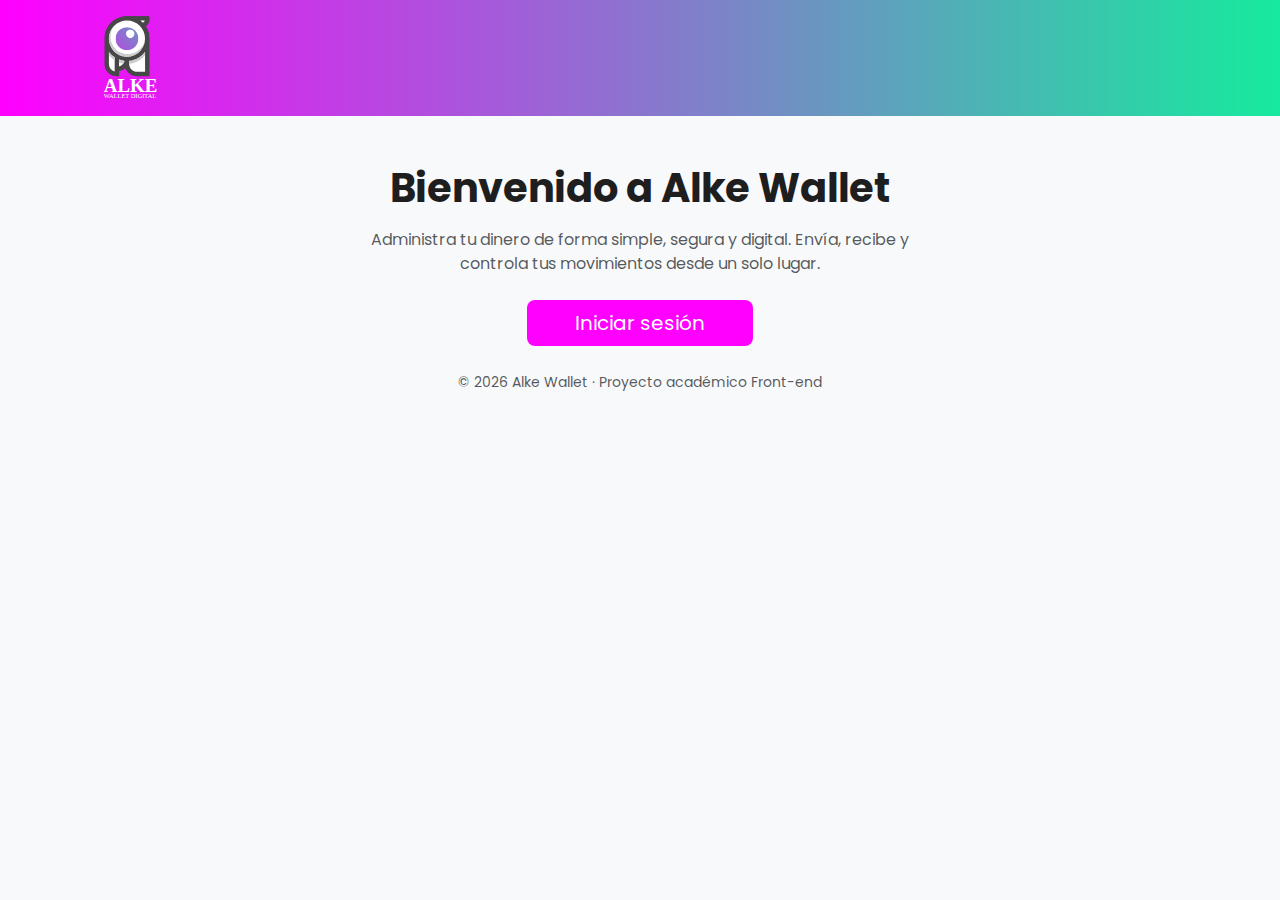
<file: html/index.html>
<!DOCTYPE html>
<html lang="es">
<head>
  <meta charset="UTF-8">
  <meta name="viewport" content="width=device-width, initial-scale=1.0">
  <title>Alke Wallet | Tu billetera digital</title>

  <!-- Bootstrap CSS -->
  <link href="https://cdn.jsdelivr.net/npm/bootstrap@5.3.2/dist/css/bootstrap.min.css" rel="stylesheet">

  <!-- Google Font -->
  <link href="https://fonts.googleapis.com/css2?family=Poppins:wght@400;600;700&display=swap" rel="stylesheet">

  <!-- CSS propio -->
  <link rel="stylesheet" href="../css/styles.css">
</head>

<body class="bg-light d-flex flex-column min-vh-100">

 <!-- Navbar -->
<nav class="navbar navbar-expand-lg navbar-dark bg-primary">
  <div class="container">

    <!-- LOGO IZQUIERDA -->
    <a class="navbar-brand d-flex align-items-center" href="#">
      <img src="../img/logonav.svg" alt="Alke Wallet" height="90" class="me-2">
    </a>
  </div>
</nav>

<main class="container my-5">

  <!-- MAIN -->
  <main class="container d-flex flex-column justify-content-center align-items-center text-center flex-grow-1">

    <h1 class="fw-bold mb-3">Bienvenido a Alke Wallet</h1>

    <p class="text-muted mb-4 col-md-6">
      Administra tu dinero de forma simple, segura y digital.
      Envía, recibe y controla tus movimientos desde un solo lugar.
    </p>

    <a href="login.html" class="btn btn-alke-primary btn-lg px-5">
      Iniciar sesión
    </a>

  </main>

  <!-- FOOTER -->
  <footer class="text-center mt-4">
  <small class="text-muted">
    © 2026 Alke Wallet · Proyecto académico Front-end
  </small>
</footer>


  <!-- Bootstrap JS -->
  <script src="https://cdn.jsdelivr.net/npm/bootstrap@5.3.2/dist/js/bootstrap.bundle.min.js"></script>
</body>
</html>
</file>
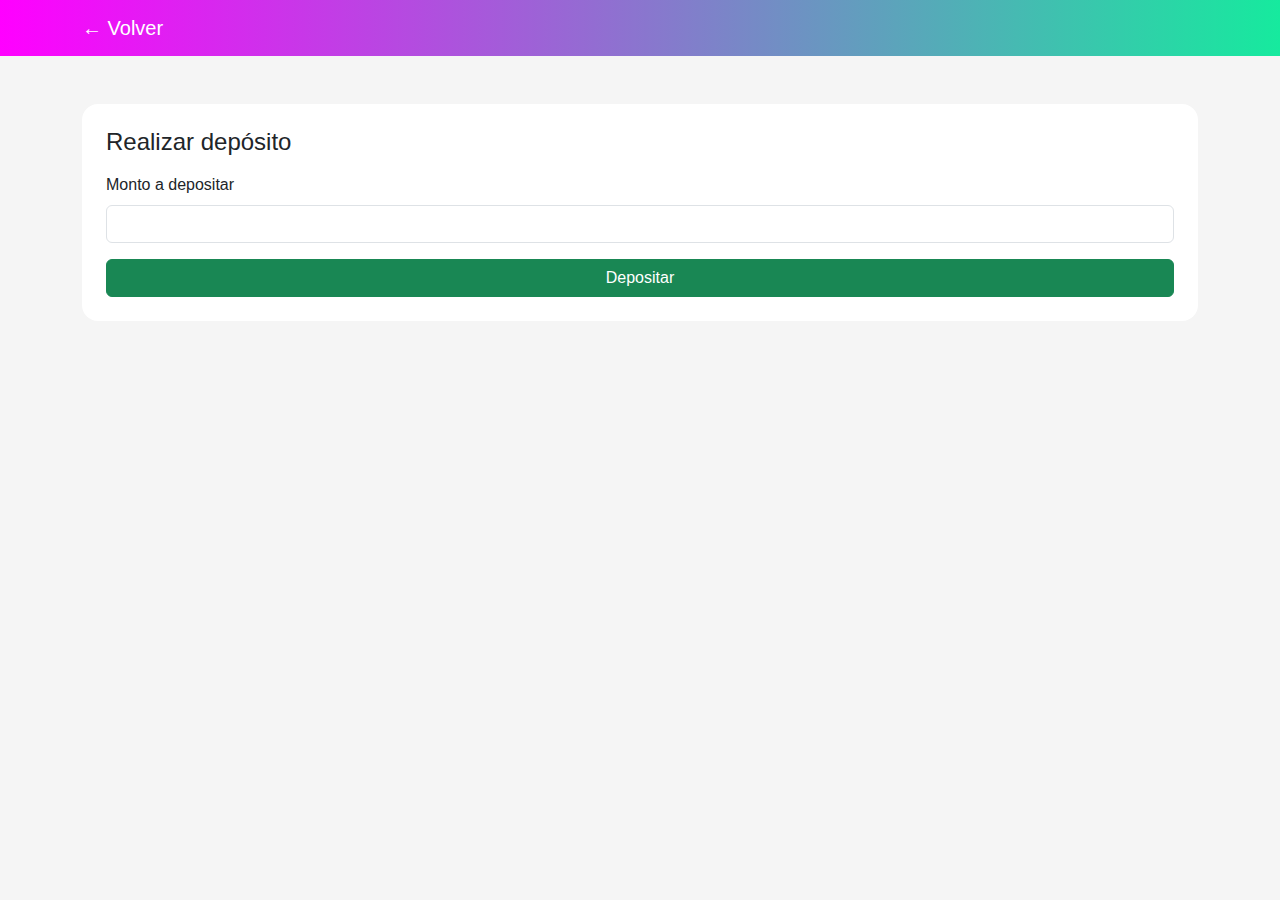
<file: html/deposit.html>
<!DOCTYPE html>
<html lang="es">
<head>
  <meta charset="UTF-8">
  <title>Depósito | Alke Wallet</title>

  <link href="https://cdn.jsdelivr.net/npm/bootstrap@5.3.2/dist/css/bootstrap.min.css" rel="stylesheet">
  <link rel="stylesheet" href="../css/styles.css">
</head>
<body>

  <nav class="navbar navbar-dark bg-primary">
    <div class="container">
      <a href="menu.html" class="navbar-brand">← Volver</a>
    </div>
  </nav>

  <main class="container my-5">

    <section class="card p-4">
      <h4 class="mb-3">Realizar depósito</h4>

      <form id="depositForm">

        <div class="mb-3">
          <label for="amount" class="form-label">Monto a depositar</label>
          <input type="number" id="amount" class="form-control" min="1" required>
        </div>

        <button type="submit" class="btn btn-success w-100">
          Depositar
        </button>

        <p id="depositMessage" class="text-success text-center mt-3 d-none">
          Depósito realizado con éxito
        </p>

      </form>
    </section>

  </main>

</body>
</html>
</file>
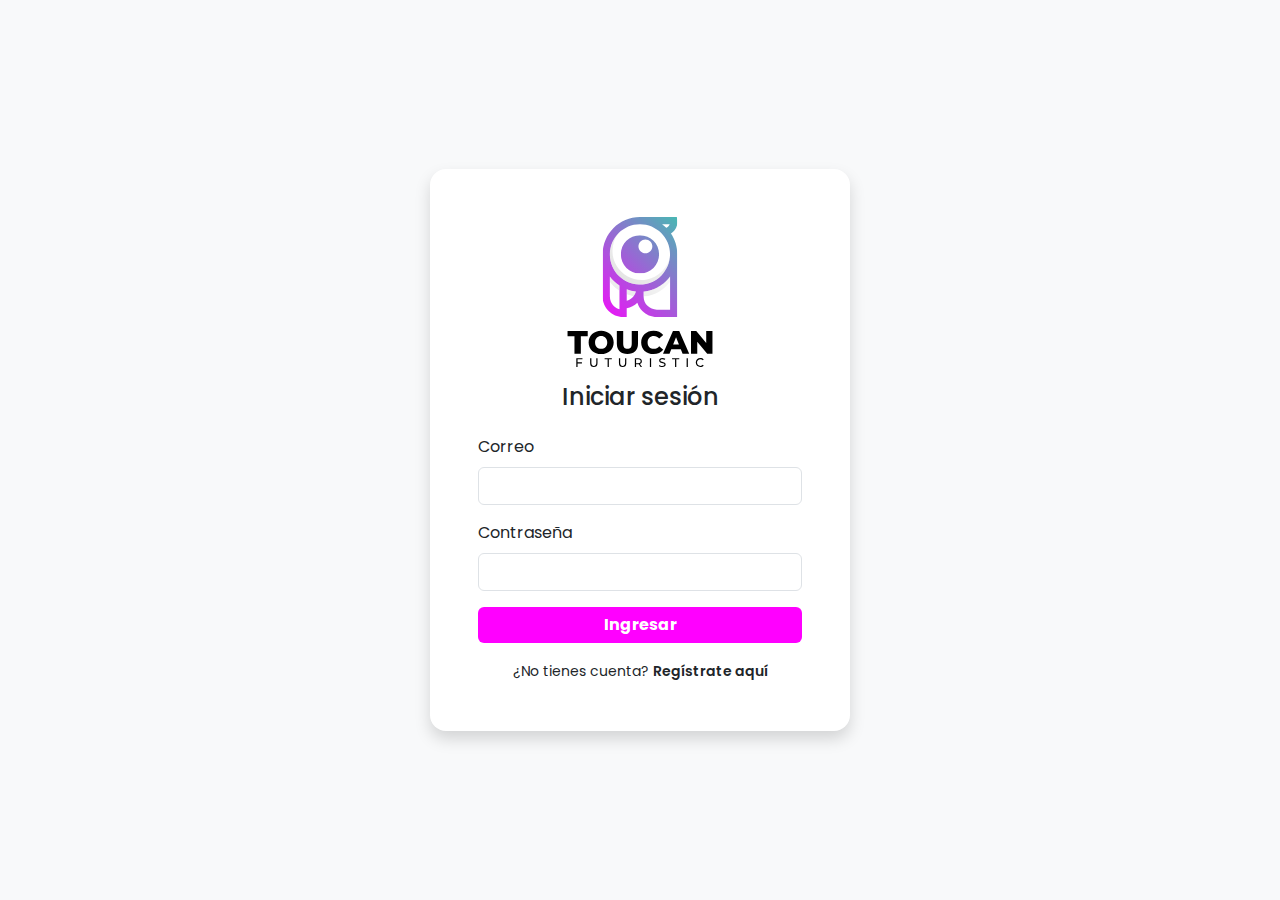
<file: html/login.html>
<!DOCTYPE html>
<html lang="es">
<head>
  <meta charset="UTF-8">
  <title>Login | Alke Wallet</title>
  <!-- Google Fonts: Poppins -->
<link rel="preconnect" href="https://fonts.googleapis.com">
<link rel="preconnect" href="https://fonts.gstatic.com" crossorigin>
<link href="https://fonts.googleapis.com/css2?family=Poppins:wght@400;500;600;700&display=swap" rel="stylesheet">


  <!-- Bootstrap -->
  <link href="https://cdn.jsdelivr.net/npm/bootstrap@5.3.2/dist/css/bootstrap.min.css" rel="stylesheet">

  <!-- CSS propio -->
  <link rel="stylesheet" href="../css/styles.css">

</head>
<body class="bg-light">

  <main class="container d-flex justify-content-center align-items-center vh-100">

    <section class="card p-4 shadow login-card">
      <div class="page-center">
    <div class="login-card">
      
      <!-- Logo -->
      <div class="text-center mb-3">
       <img src="../img/logo.svg" alt="Alke Wallet" class="logo">

      </div>

      <h4 class="text-center mb-4">Iniciar sesión</h4>

      <form id="loginForm">

        <div class="mb-3">
          <label for="email" class="form-label">Correo</label>
          <input type="email" id="email" class="form-control" required>
        </div>

        <div class="mb-3">
          <label for="password" class="form-label">Contraseña</label>
          <input type="password" id="password" class="form-control" required>
        </div>

       <button type="submit" class="btn btn-alke-primary w-100" style="font-weight: 700;">
  Ingresar
</button>



        <!-- Mensaje de error dinámico -->
        <p id="loginError" class="text-danger text-center mt-3 d-none">
          Credenciales incorrectas
        </p>

      </form>
      <div class="text-center mt-3">
  <small>
    ¿No tienes cuenta?
    <a href="register.html" class="text-decoration-none fw-semibold text-alke">
      Regístrate aquí
    </a>
  </small>
</div>

    </section>

  </main>
  <script src="../js/auth.js"></script>


</body>
</html>
</file>
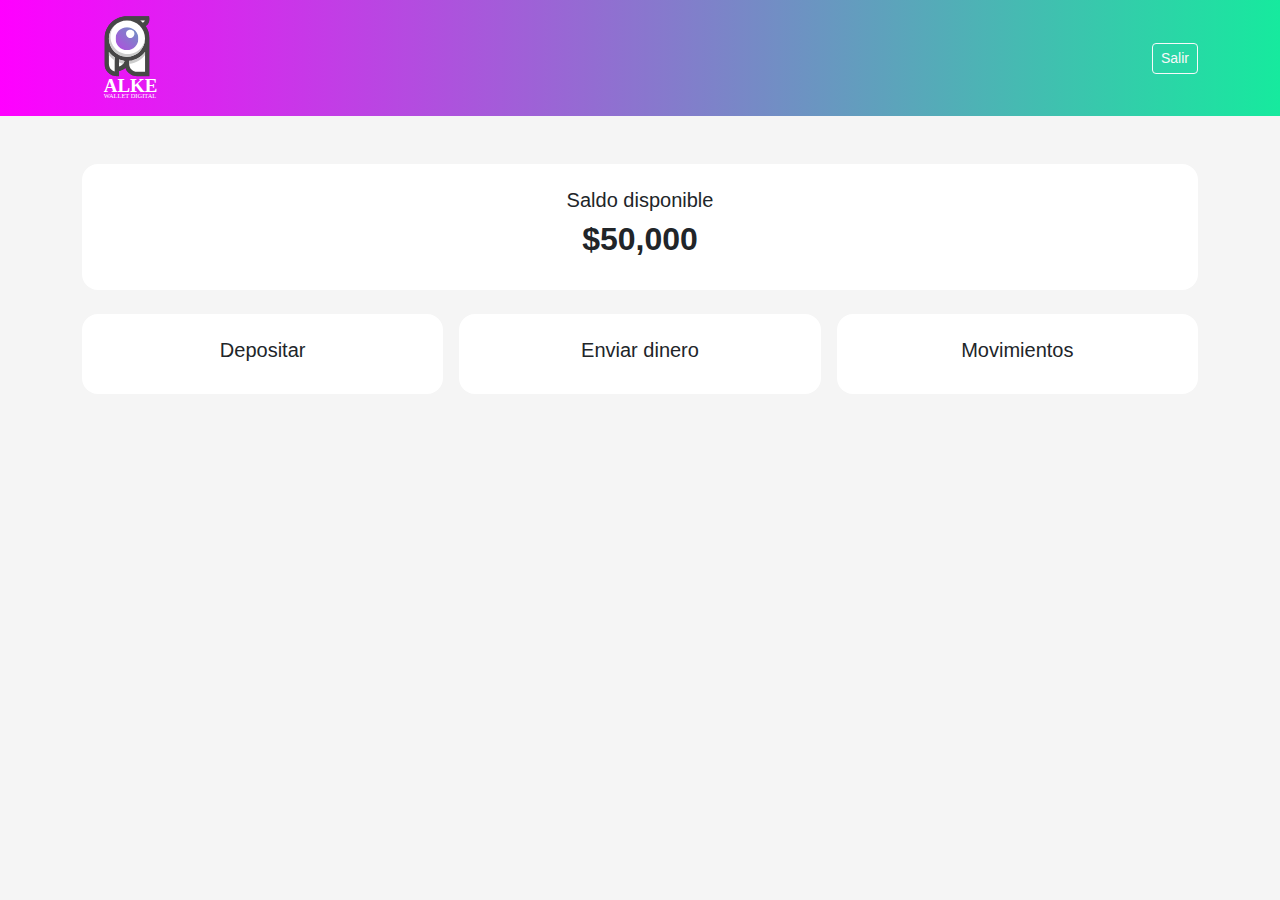
<file: html/menu.html>
<!DOCTYPE html>
<html lang="es">
<head>
  <meta charset="UTF-8">
  <title>Menú | Alke Wallet</title>

  <link href="https://cdn.jsdelivr.net/npm/bootstrap@5.3.2/dist/css/bootstrap.min.css" rel="stylesheet">
  <link rel="stylesheet" href="../css/styles.css">
</head>
<body>

 <!-- Navbar -->
<nav class="navbar navbar-expand-lg navbar-dark bg-primary">
  <div class="container">

    <!-- LOGO IZQUIERDA -->
    <a class="navbar-brand d-flex align-items-center" href="#">
      <img src="../img/logonav.svg" alt="Alke Wallet" height="90" class="me-2">
    </a>

    <!-- BOTÓN DERECHA -->
    <button class="btn btn-outline-light btn-sm ms-auto" id="logoutBtn">
      Salir
    </button>

  </div>
</nav>

<main class="container my-5">


    <!-- Saldo -->
    <section class="card p-4 mb-4 text-center">
      <h5>Saldo disponible</h5>
      <h2 id="balance" class="fw-bold text-alke">$0</h2>

    </section>

    <!-- Acciones -->
    <section class="row g-3">

      <div class="col-md-4">
        <a href="deposit.html" class="card action-card p-4 text-center">
          <h5>Depositar</h5>
        </a>
      </div>

      <div class="col-md-4">
        <a href="sendmoney.html" class="card action-card p-4 text-center">
          <h5>Enviar dinero</h5>
        </a>
      </div>

      <div class="col-md-4">
        <a href="transactions.html" class="card action-card p-4 text-center">
          <h5>Movimientos</h5>
        </a>
      </div>

    </section>

  </main>
  <script src="../js/wallet.js"></script>


</body>
</html>
</file>
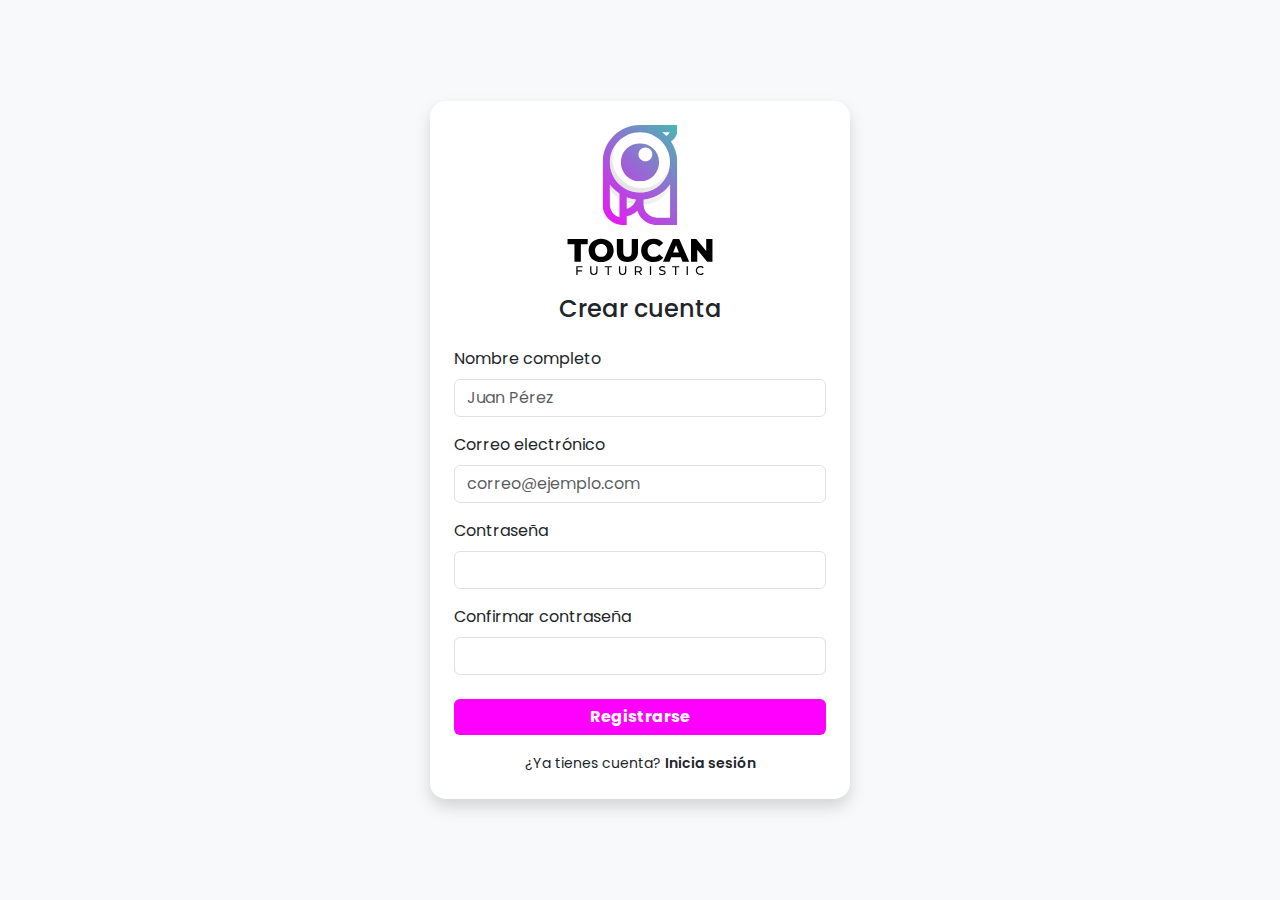
<file: html/register.html>
<!DOCTYPE html>
<html lang="es">
<head>
  <meta charset="UTF-8">
  <title>Registro | Alke Wallet</title>

  <!-- Google Fonts: Poppins -->
  <link rel="preconnect" href="https://fonts.googleapis.com">
  <link rel="preconnect" href="https://fonts.gstatic.com" crossorigin>
  <link href="https://fonts.googleapis.com/css2?family=Poppins:wght@400;500;600;700&display=swap" rel="stylesheet">

  <!-- Bootstrap -->
  <link href="https://cdn.jsdelivr.net/npm/bootstrap@5.3.2/dist/css/bootstrap.min.css" rel="stylesheet">

  <!-- CSS propio -->
  <link rel="stylesheet" href="../css/styles.css">
</head>

<body class="bg-light">

  <main class="container d-flex justify-content-center align-items-center vh-100">

    <section class="card p-4 shadow login-card">

      <!-- Logo -->
      <div class="text-center mb-3">
        <img src="../img/logo.svg" alt="Alke Wallet" class="logo">
      </div>

      <h4 class="text-center mb-4">Crear cuenta</h4>

      <form>

        <div class="mb-3">
          <label for="name" class="form-label">Nombre completo</label>
          <input type="text" id="name" class="form-control" placeholder="Juan Pérez" required>
        </div>

        <div class="mb-3">
          <label for="email" class="form-label">Correo electrónico</label>
          <input type="email" id="email" class="form-control" placeholder="correo@ejemplo.com" required>
        </div>

        <div class="mb-3">
          <label for="password" class="form-label">Contraseña</label>
          <input type="password" id="password" class="form-control" required>
        </div>

        <div class="mb-4">
          <label for="confirmPassword" class="form-label">Confirmar contraseña</label>
          <input type="password" id="confirmPassword" class="form-control" required>
        </div>

        <button type="submit" class="btn btn-alke-primary w-100" style="font-weight:700;">
          Registrarse
        </button>

      </form>

      <!-- Volver al login -->
      <div class="text-center mt-3">
        <small>
          ¿Ya tienes cuenta?
          <a href="login.html" class="text-decoration-none fw-semibold text-alke">
            Inicia sesión
          </a>
        </small>
      </div>

    </section>

  </main>

</body>
</html>
</file>
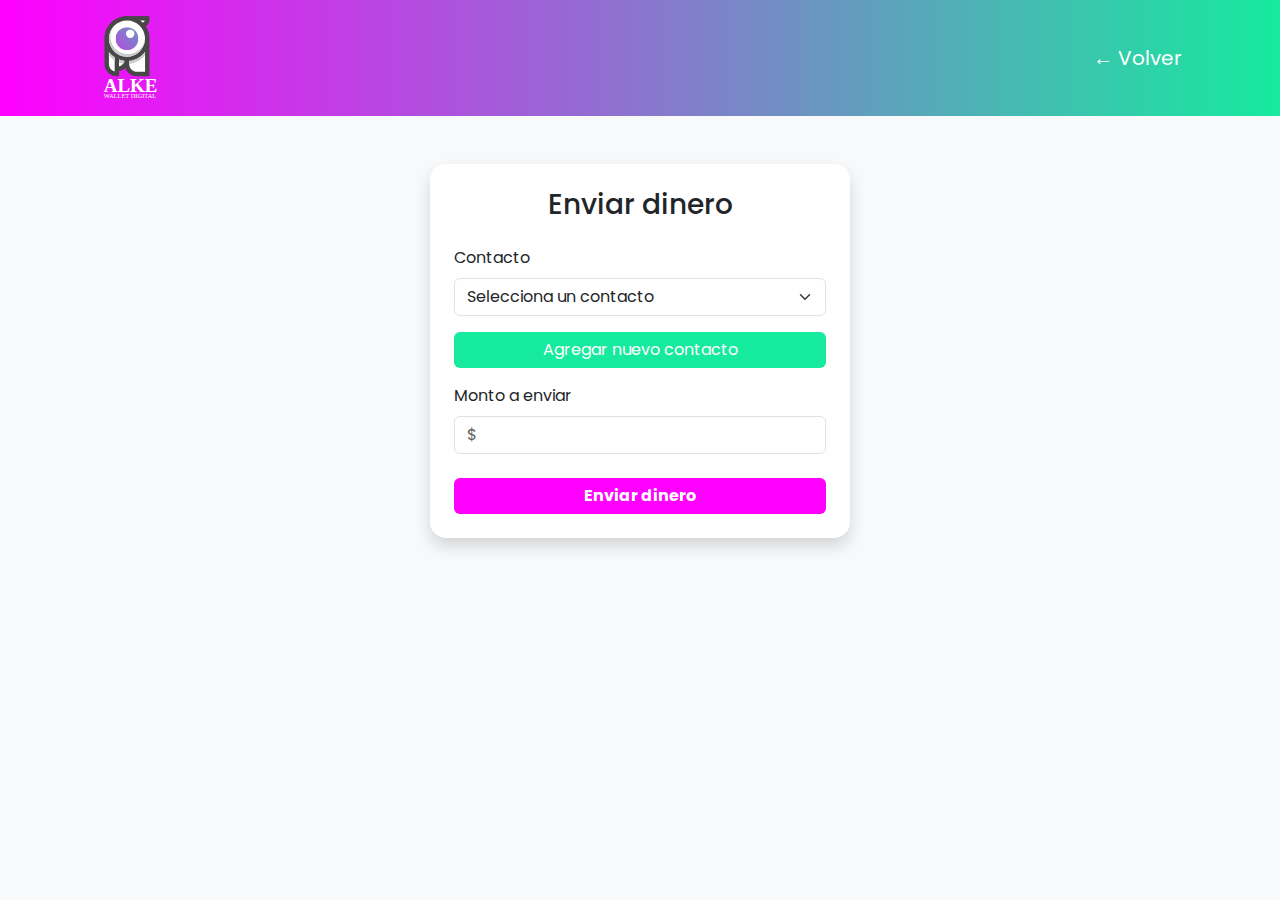
<file: html/sendmoney.html>
<!DOCTYPE html>
<html lang="es">
<head>
  <meta charset="UTF-8">
  <title>Enviar dinero | Alke Wallet</title>

  <!-- Google Font -->
  <link rel="preconnect" href="https://fonts.googleapis.com">
  <link rel="preconnect" href="https://fonts.gstatic.com" crossorigin>
  <link href="https://fonts.googleapis.com/css2?family=Poppins:wght@400;500;600;700&display=swap" rel="stylesheet">

  <!-- Bootstrap -->
  <link href="https://cdn.jsdelivr.net/npm/bootstrap@5.3.2/dist/css/bootstrap.min.css" rel="stylesheet">

  <!-- CSS propio -->
  <link rel="stylesheet" href="../css/styles.css">
</head>

<body class="bg-light">

  <!-- NAVBAR -->
  <nav class="navbar navbar-expand-lg navbar-dark bg-primary">
    <div class="container">
      <a class="navbar-brand d-flex align-items-center" href="menu.html">
        <img src="../img/logonav.svg" alt="Alke Wallet" height="90" class="me-2">
      </a>

      <a href="menu.html" class="navbar-brand ms-auto">← Volver</a>
    </div>
  </nav>

  <!-- CONTENIDO -->
  <main class="container d-flex justify-content-center align-items-center my-5">
    <section class="card p-4 shadow" style="max-width: 420px; width: 100%;">

      <h3 class="text-center mb-4">Enviar dinero</h3>

      <!-- FORM ENVÍO -->
      <form id="sendForm">

        <!-- CONTACTO -->
        <div class="mb-3">
          <label class="form-label">Contacto</label>
          <select id="contact" class="form-select" required>
            <option value="">Selecciona un contacto</option>
          </select>
        </div>

        <!-- BOTÓN MOSTRAR FORM CONTACTO -->
        <button type="button" id="toggleContactForm" class="btn btn-alke-secondary w-100 mb-3">
          Agregar nuevo contacto
        </button>

        <!-- FORMULARIO NUEVO CONTACTO (OCULTO) -->
        <div id="newContactForm" class="d-none">

          <div class="mb-2">
            <input type="text" id="contactName" class="form-control" placeholder="Nombre del contacto">
          </div>

          <div class="mb-2">
            <input type="text" id="contactRut" class="form-control" placeholder="RUT">
          </div>

          <div class="mb-2">
            <input type="text" id="contactBank" class="form-control" placeholder="Banco">
          </div>

          <div class="mb-3">
            <input type="text" id="contactAccount" class="form-control" placeholder="Número de cuenta (mín. 6 dígitos)">
          </div>

          <button type="button" id="saveContactBtn" class="btn btn-success w-100 mb-3">
            Guardar contacto
          </button>

        </div>

        <!-- MONTO -->
        <div class="mb-4">
          <label class="form-label">Monto a enviar</label>
          <input type="number" id="amount" class="form-control" placeholder="$" required>
        </div>

        <!-- ENVIAR -->
        <button type="submit" class="btn btn-alke-primary w-100 fw-bold">
          Enviar dinero
        </button>

      </form>

    </section>
  </main>

  <!-- jQuery -->
  <script src="https://code.jquery.com/jquery-3.7.1.min.js"></script>

  <!-- JS del proyecto -->
  <script src="../js/wallet.js"></script>
  <script src="../js/sendmoney.js"></script>

</body>
</html>
</file>
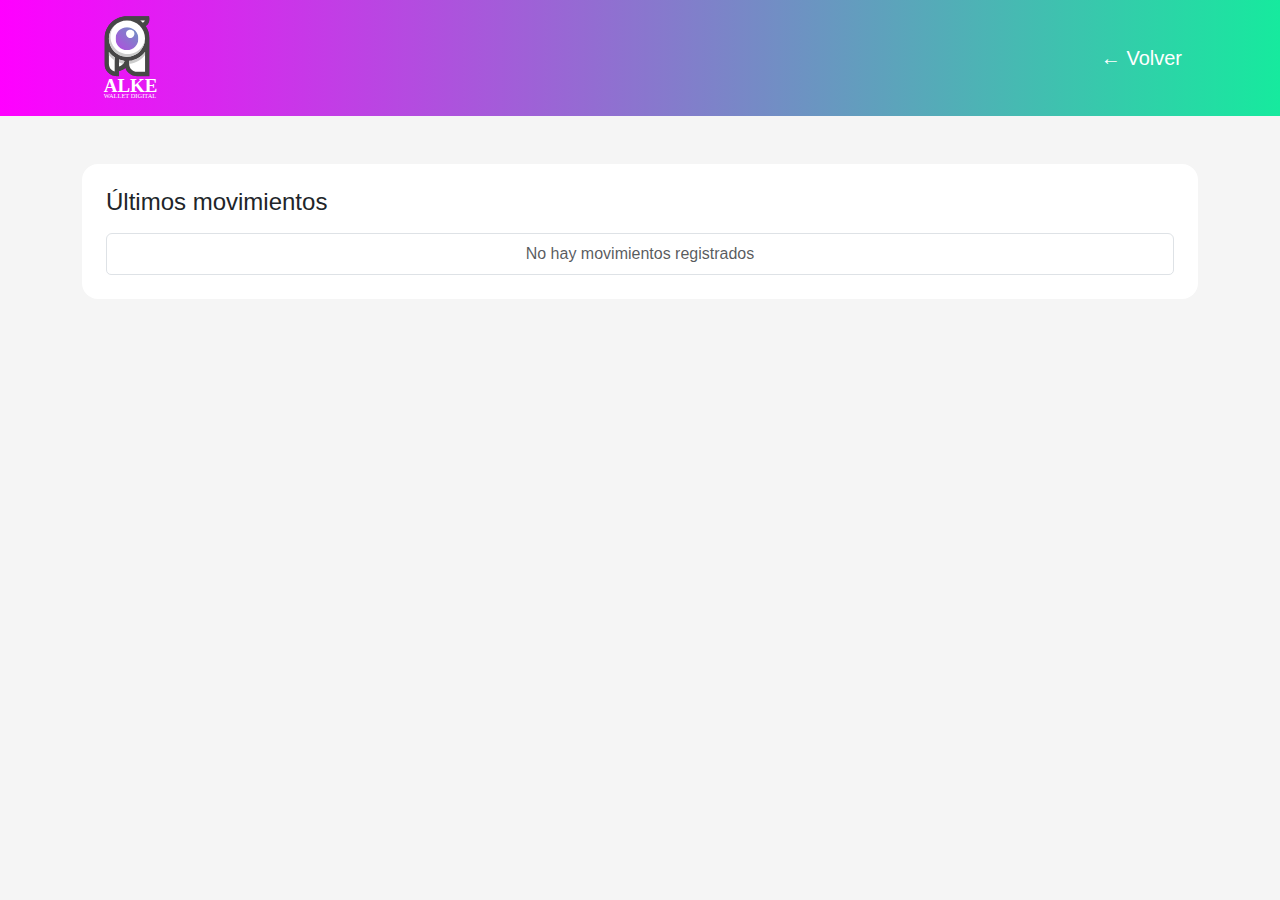
<file: html/transactions.html>
<!DOCTYPE html>
<html lang="es">
<head>
  <meta charset="UTF-8">
  <title>Movimientos | Alke Wallet</title>

  <link href="https://cdn.jsdelivr.net/npm/bootstrap@5.3.2/dist/css/bootstrap.min.css" rel="stylesheet">
  <link rel="stylesheet" href="../css/styles.css">
</head>
<body>

  <!-- Navbar -->
<nav class="navbar navbar-expand-lg navbar-dark bg-primary">
  <div class="container">

    <!-- LOGO IZQUIERDA -->
    <a class="navbar-brand d-flex align-items-center" href="#">
      <img src="../img/logonav.svg" alt="Alke Wallet" height="90">
    </a>

    <!-- VOLVER DERECHA -->
    <a href="menu.html" class="navbar-brand ms-auto">
      ← Volver
    </a>

  </div>
</nav>

<main class="container my-5">

    <section class="card p-4">
      <h4 class="mb-3">Últimos movimientos</h4>

      <!-- Lista dinámica -->
      <ul id="transactionList" class="list-group">
        <!-- JS insertará los movimientos -->
      </ul>
    </section>

  </main>
  <script src="../js/wallet.js"></script>
  <script src="../js/transactions.js"></script>


</body>
</html>
</file>
<file: css/styles.css>
/* =========================
   VARIABLES GLOBALES
   los colores principales del branding
   ========================= */
:root {
  --color-primary: #ff00ff;   /* Magenta del logo */
  --color-secondary: #16ea9e; /* Verde fintech */
  --color-dark: #1e1e1e;
  --color-light: #ffffff;
  --color-gray: #f5f5f5;
}

/* =========================
   ESTILOS GENERALES
   ========================= */
body {
  font-family: 'Poppins', sans-serif;
  background-color: var(--color-gray);
  color: var(--color-dark);
}

/* Quitar subrayado y colores default de links */
a {
  text-decoration: none;
  color: inherit;
}

/* =========================
   LOGO
   ========================= */
.logo {
  width: 150px;        /* Tamaño ideal para login */
  max-width: 100%;
  height: auto;
  display: block;
  margin: 0 auto 4px;
  -webkit-transform: translateZ(0);
}

/* =========================
   TARJETAS GENERALES
   ========================= */
.card {
  border: none;
  border-radius: 16px;
  transition: transform 0.2s ease, box-shadow 0.2s ease;
}

.card:hover {
  transform: translateY(-3px);
  box-shadow: 0 10px 25px rgba(0, 0, 0, 0.1);
}

/* =========================
   LOGIN
   ========================= */
.login-card {
  width: 100%;
  max-width: 420px;
  margin: 0 auto;
  padding: 1.5rem;
}
 

/* =========================
   NAVBAR
   ========================= */
.navbar {
  background: linear-gradient(
    90deg,
    var(--color-primary),
    var(--color-secondary)
    
  );
}

/* =========================
   BOTONES ALKE
   ========================= */
.btn.btn-alke-primary {
  background-color: #ff00ff;
  color: #ffffff;
  border: none;
}

.btn.btn-alke-primary:hover {
  background-color: #16ea9e;
  color: #ffffff; 
}

.btn.btn-alke-secondary {
  background-color: #16ea9e;
  color: #ffffff;
  border: none;
}

.btn.btn-alke-secondary:hover {
  background-color: #16ea9e;
  color: #f5f5f5;


/* =========================
   TARJETAS DE ACCIONES (MENÚ)
   ========================= */
.action-card {
  cursor: pointer;
  border-left: 5px solid var(--color-secondary);
  background-color: var(--color-light);
}

.action-card h5 {
  margin: 0;
}

/* =========================
   SALDO
   ========================= */
#balance {
  color: var(--color-primary);
  font-weight: bold;
}

/* =========================
   FORMULARIOS
   ========================= */
.form-control {
  border-radius: 10px;
}

.form-control:focus {
  border-color: var(--color-primary);
  box-shadow: 0 0 0 0.2rem rgba(255, 0, 255, 0.25);
}

/* =========================
   MENSAJES DINÁMICOS
   ========================= */
.text-success {
  font-weight: 600;
}

.text-danger {
  font-weight: 600;
}

/* =========================
   LISTA DE TRANSACCIONES
   ========================= */
.list-group-item {
  display: flex;
  justify-content: space-between;
  align-items: center;
  border: none;
  border-bottom: 1px solid #ddd;
}

.list-group-item span {
  font-weight: 600;
}

/* =========================
   RESPONSIVE
   ========================= */
@media (max-width: 768px) {
  .login-card {
    width: 100%;
  }
}

@media (max-width: 375px) {
  .login-card {
    max-width: 100%;
    padding: 1.25rem;
  }

  h4 {
    font-size: 1.2rem;
  }
  .page-center {
  min-height: 100vh;
  display: flex;
  align-items: center;
  justify-content: center;
}gi
</file>
